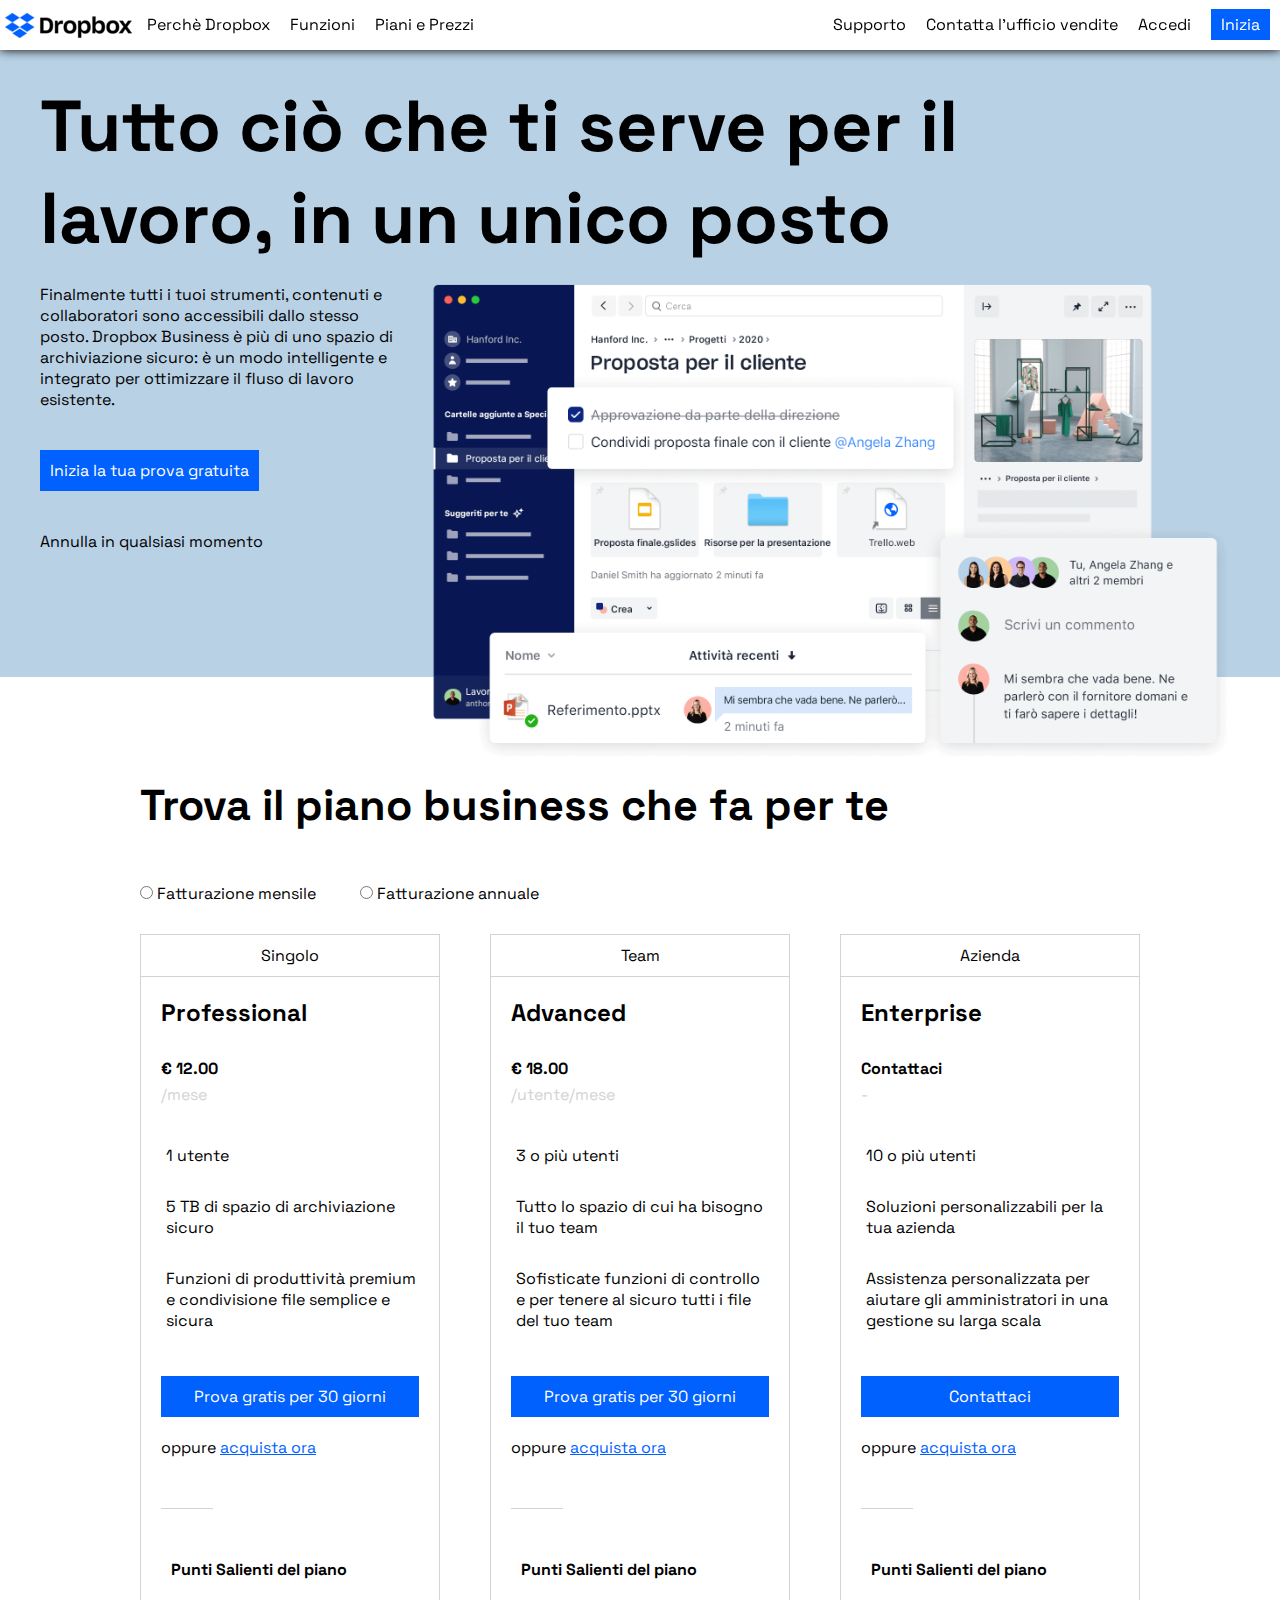
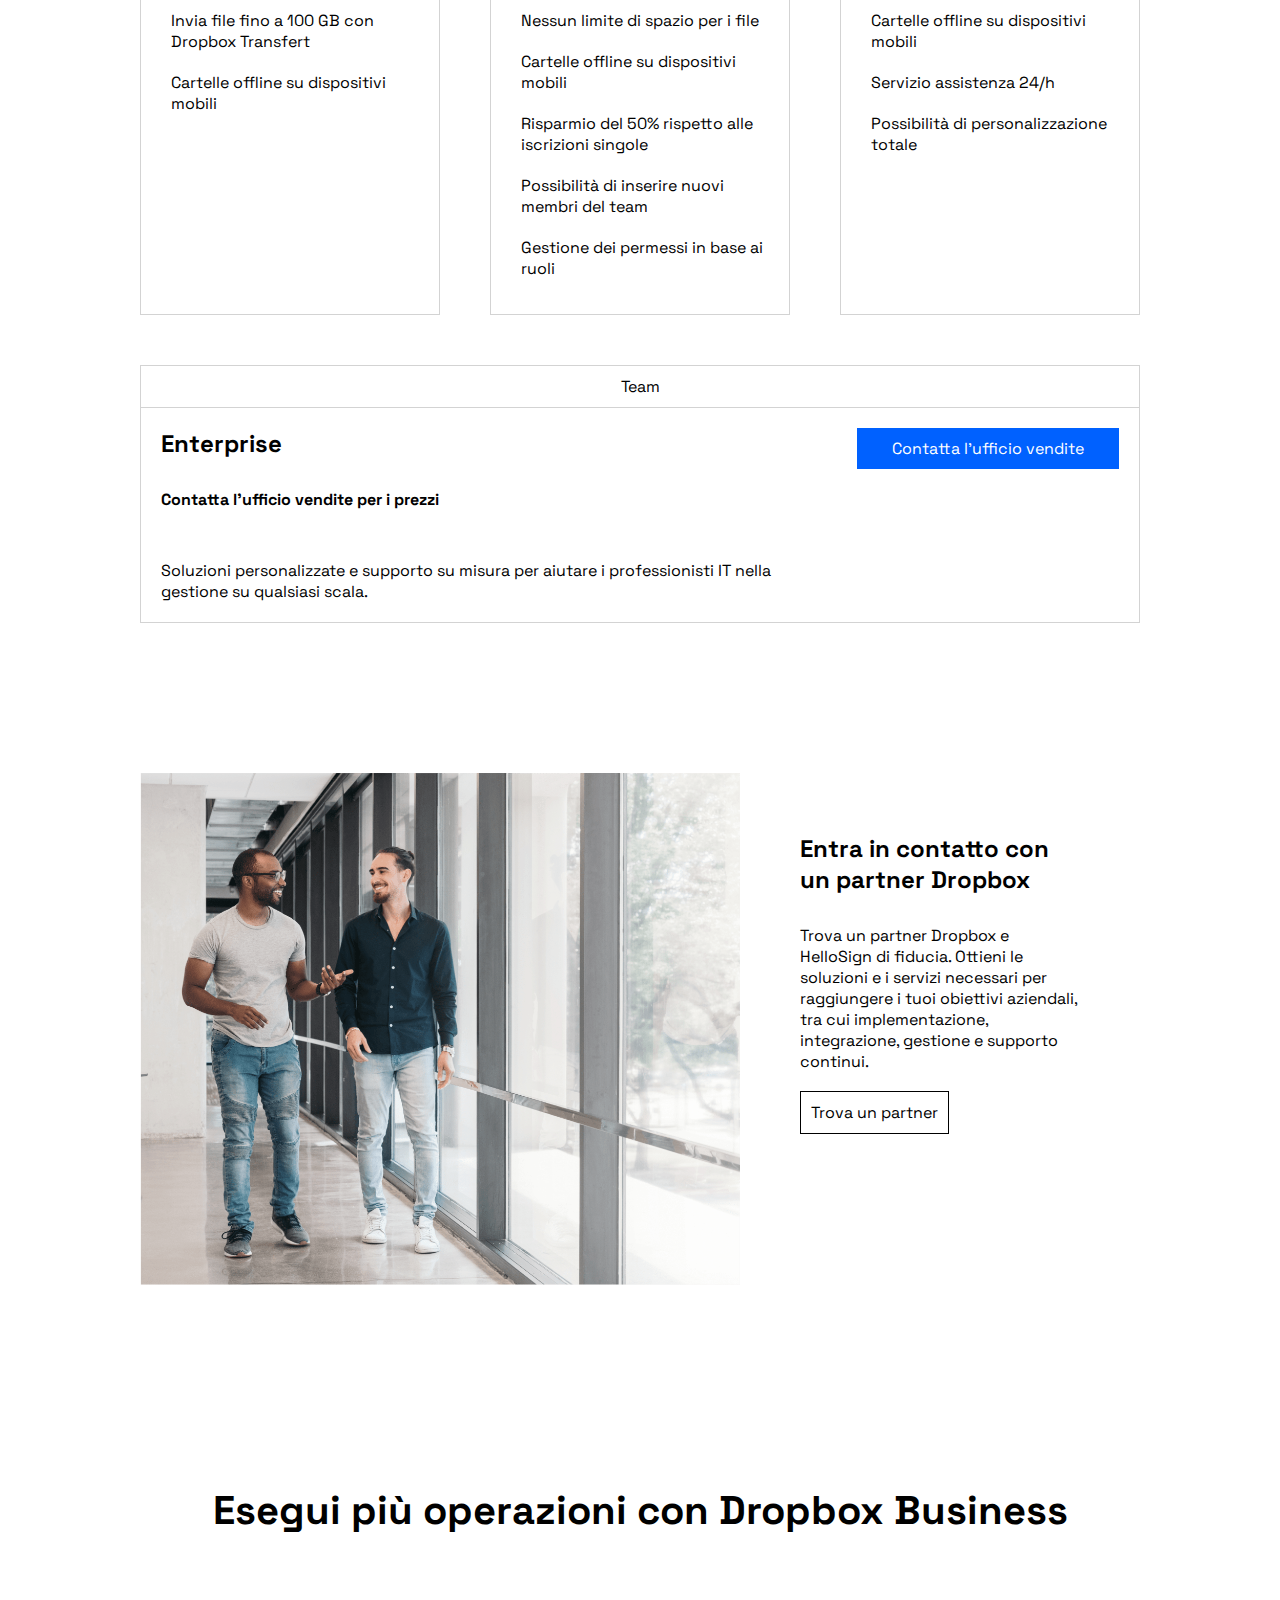
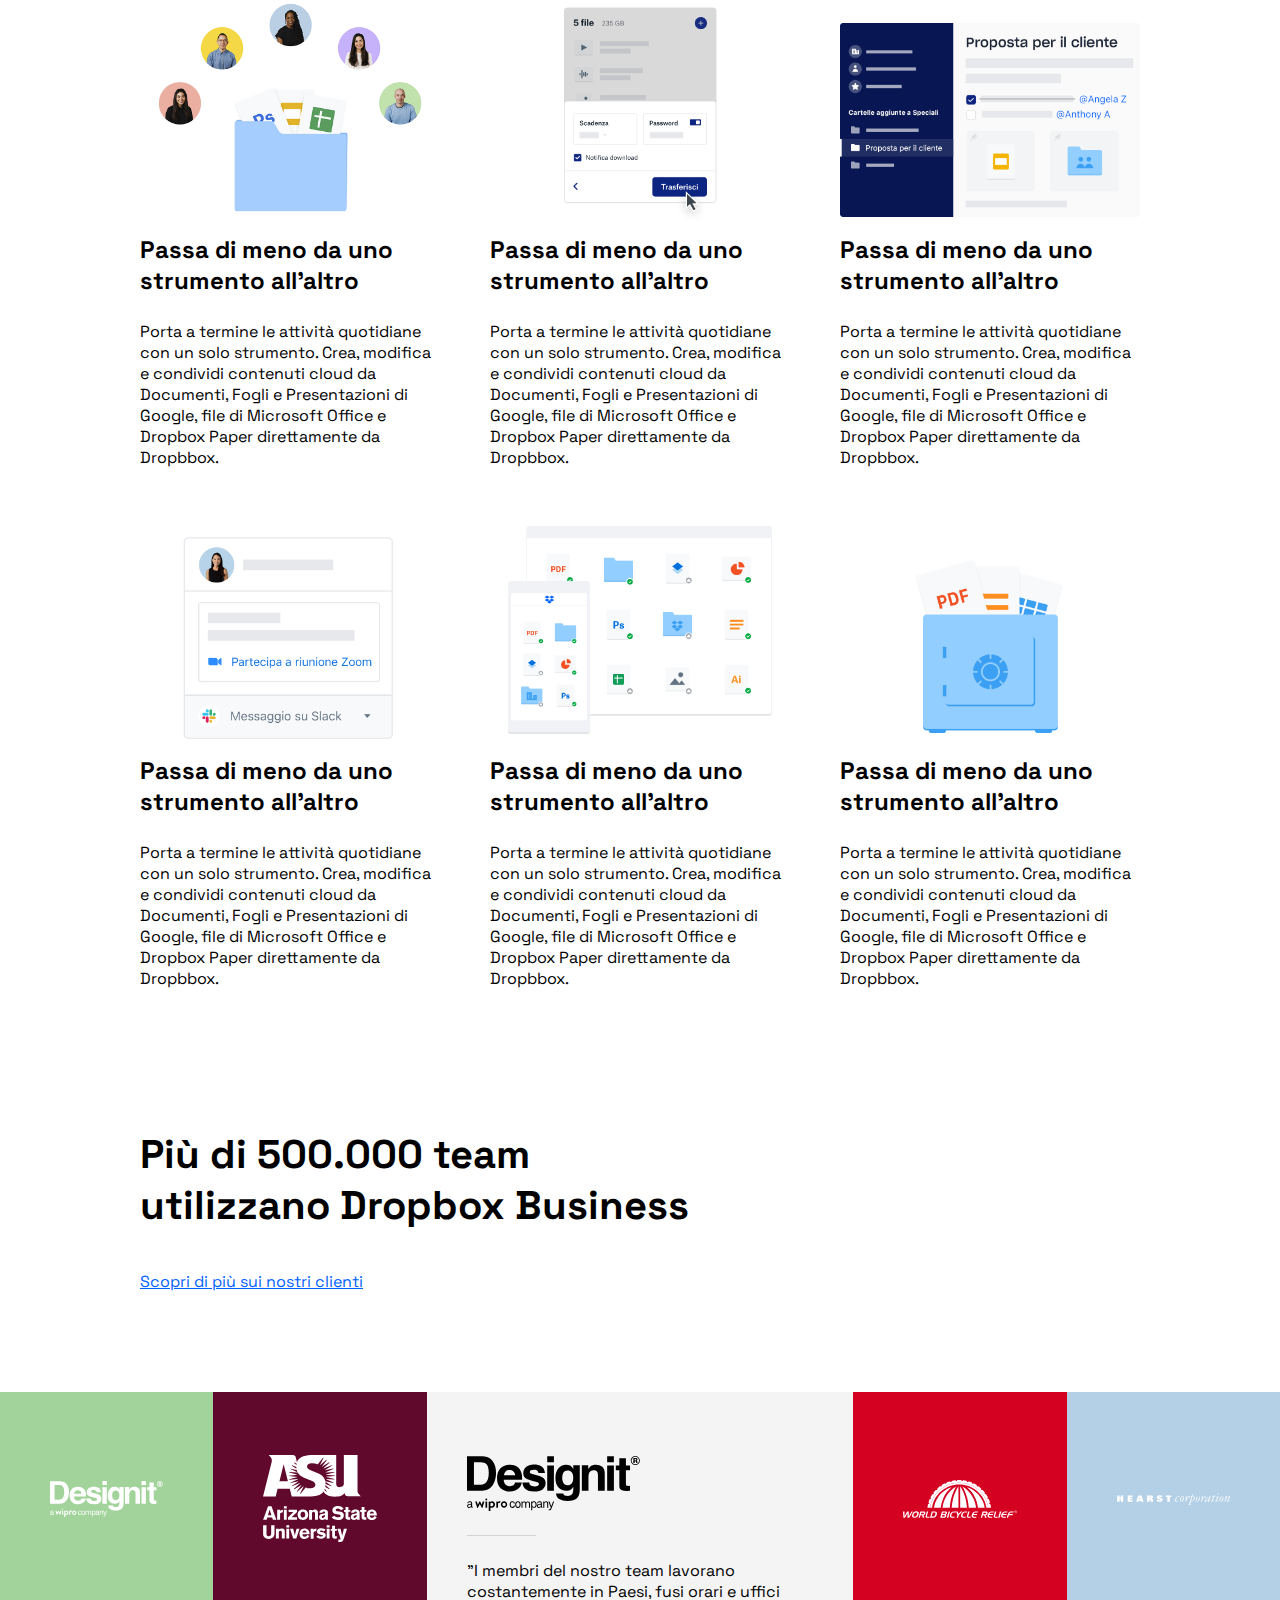
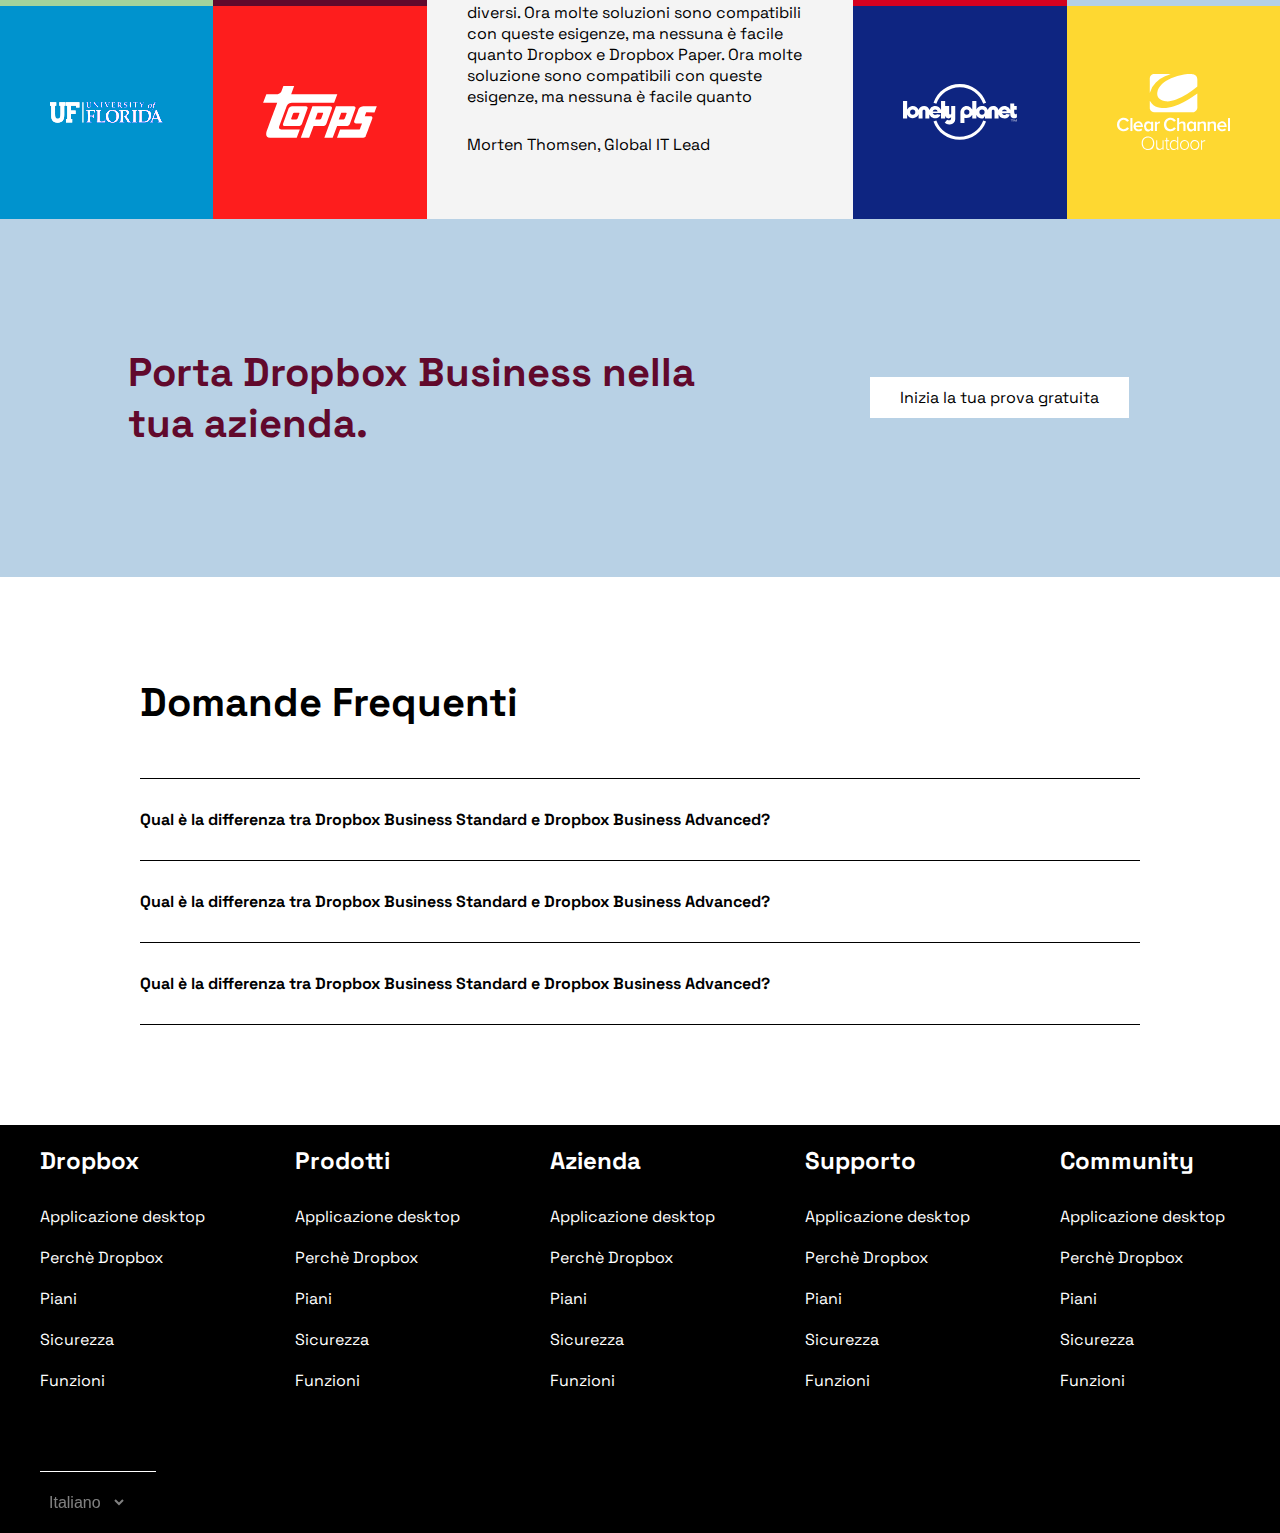
<file: index.html>
<!DOCTYPE html>
<html lang="en">

<head>
    <meta charset="UTF-8">
    <meta name="viewport" content="width=device-width, initial-scale=1.0">
    <link rel="preconnect" href="https://fonts.googleapis.com">
    <link rel="preconnect" href="https://fonts.gstatic.com" crossorigin>
    <link href="https://fonts.googleapis.com/css2?family=Space+Grotesk&display=swap" rel="stylesheet">
    <link rel="stylesheet" href="https://cdnjs.cloudflare.com/ajax/libs/font-awesome/6.4.2/css/all.min.css"
        integrity="sha512-z3gLpd7yknf1YoNbCzqRKc4qyor8gaKU1qmn+CShxbuBusANI9QpRohGBreCFkKxLhei6S9CQXFEbbKuqLg0DA=="
        crossorigin="anonymous" referrerpolicy="no-referrer" />
    <link rel="stylesheet" href="css/style.css">
    <title>Dropbox</title>
</head>

<body>
    <!-- header fixed -->
    <header>
        <nav class="flex j-between nav-list">
            <!-- left-side -->
            <div class="left-side-header flex align-center">
                <div>
                    <h1 class="flex content-center"><img id="logo" src="img/logo-small.png" alt="logo-dropbox"></h1>
                </div>
                <ul class="flex black-text align-center">
                    <li class="mouse-action menu">
                        <a href="">Perch&egrave; Dropbox</a>
                        <div class="submenu">
                            <ul class="submenu-list">
                                <li><a href="">Lorem ipsum dolor sit amet.</a></li>
                                <li><a href="">Lorem ipsum dolor sit amet.</a></li>
                                <li><a href="">Lorem ipsum dolor sit amet.</a></li>
                            </ul>
                        </div>
                    </li>
                    <li class="mouse-action menu">
                        <a href="">Funzioni</a>
                        <div class="submenu">
                            <ul class="submenu-list">
                                <li><a href="">Lorem ipsum dolor sit amet.</a></li>
                                <li><a href="">Lorem ipsum dolor sit amet.</a></li>
                                <li><a href="">Lorem ipsum dolor sit amet.</a></li>
                            </ul>
                        </div>
                    </li>
                    <li class="mouse-action menu">
                        <a href="">Piani e Prezzi</a>
                        <div class="submenu">
                            <ul class="submenu-list">
                                <li><a href="">Lorem ipsum dolor sit amet.</a></li>
                                <li><a href="">Lorem ipsum dolor sit amet.</a></li>
                                <li><a href="">Lorem ipsum dolor sit amet.</a></li>
                            </ul>
                        </div>
                    </li>
                </ul>
            </div>
            <!-- right-side -->
            <div class="right-side-header flex align-center">
                <ul class="flex black-text">
                    <li class="mouse-action"><a href="pages/help.html">Supporto</a></li>
                    <li class="mouse-action"><a href="">Contatta l'ufficio vendite</a></li>
                    <li class="mouse-action"><a href="">Accedi</a></li>
                    <li class="inizia-button"><a class="white-text" id="inizia" href="">Inizia</a></li>
                </ul>
            </div>
        </nav>

        <!-- hero -->
        <div class="hero">
            <div class="container hero-position">
                <h2 class="hero-title">Tutto ci&ograve; che ti serve per il lavoro, in un unico posto</h2>
                <div class="flex">
                    <div class="flex f-column text-box content-center">
                        <p>Finalmente tutti i tuoi strumenti, contenuti e collaboratori sono
                            accessibili dallo stesso posto.
                            Dropbox Business &egrave; pi&ugrave; di uno spazio di archiviazione sicuro: &egrave; un modo
                            intelligente e integrato per ottimizzare il fluso di lavoro esistente.
                        </p>
                        <div><a class="blue-button action white-text" role="button" href="">Inizia la tua prova gratuita</a></div>
                        <div>Annulla in qualsiasi momento</div>
                        <div><a class="arrow-down" href="#free-trial"><i class="fa-solid fa-arrow-down fa-2xl"></i></a></div>
                    </div>
                    <div class="hero-img-container flex f-column f-end">
                        <img class="img" src="img/jumbo.png" alt="">
                    </div>
                </div>
            </div>
        </div>
    </header>

    <!-- wrapper -->
    <div class="container-small">
        <main>
            <!-- monthly or yearly plan -->
            <div class="monthly-annual">
                <h2 class="business-text">Trova il piano business che fa per te</h2>
                <div class="payment-box">
                    <input type="radio" name="fatturazione" id="fatturazione-mensile" value="mensile">
                    <label class="payment-option" for="fatturazione-mensile">Fatturazione mensile</label>
                    <input type="radio" name="fatturazione" id="fatturazione-annuale" value="annuale">
                    <label class="payment-option" for="fatturazione-annuale">Fatturazione annuale</label>
                </div>
            </div>

            <!-- div.bussiness-options -->
            <div class="flex j-between">
                <div class="card">
                    <div class="option-header"><i class="fa-solid fa-user"></i> Singolo</div>
                    <div class="card-padding">
                        <div>
                            <h3 class="plan-type">Professional</h3>
                            <div class="price">&euro; 12.00</div>
                            <div class="light-grey">/mese</div>
                        </div>
                        <div class="plan-features">
                            <ul>
                                <li class="flex">
                                    <div class="icon"><i class="fa-solid fa-user"></i></div>
                                    <div>1 utente</div>
                                </li>
                                <li class="flex">
                                    <div class="icon"><i class="fa-solid fa-folder"></i></div>
                                    <div>5 TB di spazio di archiviazione sicuro</div>
                                </li>
                                <li class="flex">
                                    <div class="icon"><i class="fa-solid fa-share-nodes"></i></div>
                                    <div>Funzioni di produttivit&agrave; premium e condivisione file semplice e sicura
                                    </div>
                                </li>
                            </ul>
                        </div>
                        <div class="blue-button action"><a class="white-text" role="button" href="">Prova gratis
                                per 30 giorni</a></div>
                        <div class="buy-now">oppure <a class="buy-action" href="">acquista ora</a></div>
                        <div class="line"></div>
                        <div class="best-features">
                            <ul>
                                <li class="features-title">Punti Salienti del piano</li>
                                <li class="flex">
                                    <div><i class="fa-solid fa-check"></i></div>
                                    <div>Invia file fino a 100 GB con Dropbox Transfert</div>
                                </li>
                                <li class="flex">
                                    <div><i class="fa-solid fa-check"></i></div>
                                    <div>Cartelle offline su dispositivi mobili</div>
                                </li>
                            </ul>
                        </div>
                    </div>
                </div>
                <div class="card">
                    <div class="option-header"><i class="fa-solid fa-users"></i> Team</div>
                    <div class="card-padding">
                        <div>
                            <h3 class="plan-type">Advanced</h3>
                            <div class="price">&euro; 18.00</div>
                            <div class="light-grey">/utente/mese</div>
                        </div>
                        <div class="plan-features">
                            <ul>
                                <li class="flex">
                                    <div class="icon"><i class="fa-solid fa-users"></i></div>
                                    <div>3 o pi&ugrave; utenti</div>
                                </li>
                                <li class="flex">
                                    <div class="icon"><i class="fa-solid fa-folder"></i></div>
                                    <div>Tutto lo spazio di cui ha bisogno il tuo team</div>
                                </li>
                                <li class="flex">
                                    <div class="icon"><i class="fa-solid fa-share-nodes"></i></div>
                                    <div>Sofisticate funzioni di controllo e per tenere al sicuro tutti i file del tuo
                                        team</div>
                                </li>
                            </ul>
                        </div>
                        <div class="blue-button action"><a class="white-text" role="button" href="">Prova gratis
                                per 30 giorni</a></div>
                        <div class="buy-now">oppure <a class="buy-action" href="">acquista ora</a></div>
                        <div class="line"></div>
                        <div class="best-features">
                            <ul>
                                <li class="features-title">Punti Salienti del piano</li>
                                <li class="flex">
                                    <div><i class="fa-solid fa-check"></i></div>
                                    <div>Nessun limite di spazio per i file</div>
                                </li>
                                <li class="flex">
                                    <div><i class="fa-solid fa-check"></i></div>
                                    <div>Cartelle offline su dispositivi mobili</div>
                                </li>
                                <li class="flex">
                                    <div><i class="fa-solid fa-check"></i></div>
                                    <div>Risparmio del 50&percnt; rispetto alle iscrizioni singole</div>
                                </li>
                                <li class="flex">
                                    <div><i class="fa-solid fa-check"></i></div>
                                    <div>Possibilit&agrave; di inserire nuovi membri del team</div>
                                </li>
                                <li class="flex">
                                    <div><i class="fa-solid fa-check"></i></div>
                                    <div>Gestione dei permessi in base ai ruoli</div>
                                </li>
                            </ul>
                        </div>
                    </div>
                </div>
                <div class="card">
                    <div class="option-header"><i class="fa-solid fa-hotel"></i> Azienda</div>
                    <div class="card-padding">
                        <div>
                            <h3 class="plan-type">Enterprise</h3>
                            <div class="price">Contattaci</div>
                            <div class="light-grey">-</div>
                        </div>
                        <div class="plan-features">
                            <ul>
                                <li class="flex">
                                    <div class="icon"><i class="fa-solid fa-user"></i></div>
                                    <div>10 o pi&ugrave; utenti</div>
                                </li>
                                <li class="flex">
                                    <div class="icon"><i class="fa-solid fa-folder"></i></div>
                                    <div>Soluzioni personalizzabili per la tua azienda</div>
                                </li>
                                <li class="flex">
                                    <div class="icon"><i class="fa-solid fa-share-nodes"></i></div>
                                    <div>Assistenza personalizzata per aiutare gli amministratori in una gestione su
                                        larga scala</div>
                                </li>
                            </ul>
                        </div>
                        <div class="blue-button action"><a class="white-text" role="button" href="">Contattaci</a>
                            </div>
                        <div class="buy-now">oppure <a class="buy-action" href="">acquista ora</a></div>
                        <div class="line"></div>
                        <div class="best-features">
                            <ul>
                                <li class="features-title">Punti Salienti del piano</li>
                                <li class="flex">
                                    <div><i class="fa-solid fa-check"></i></div>
                                    <div>Cartelle offline su dispositivi mobili</div>
                                </li>
                                <li class="flex">
                                    <div><i class="fa-solid fa-check"></i></div>
                                    <div>Servizio assistenza 24/h</div>
                                </li>
                                <li class="flex">
                                    <div><i class="fa-solid fa-check"></i></div>
                                    <div>Possibilit&agrave; di personalizzazione totale</div>
                                </li>
                            </ul>
                        </div>
                    </div>
                </div>
            </div>
            <!-- enterprise box -->
            <div class="enterprise-box">
                <div class="enterprise"><i class="fa-solid fa-hotel"></i> Team</div>
                <div class="flex j-between padding">
                    <div class="setup">
                        <h3 class="plan-type">Enterprise</h3>
                        <div class="contact-office">Contatta l'ufficio vendite per i prezzi</div>
                        <p>Soluzioni personalizzate e supporto su misura per aiutare i professionisti IT nella gestione
                            su qualsiasi scala.</p>
                    </div>
                    <div class="setup-bis"><a class="blue-button contact white-text" role="button" href="">Contatta l'ufficio
                            vendite</a>
                    </div>
                </div>
            </div>

            <!-- become a partner -->
            <div class="dropbox-partner flex">
                <div class="img-container flex">
                    <img class="img" src="img/partner.png" alt="partner">
                </div>
                <div class="partner-text-box">
                    <h3 class="plan-type">Entra in contatto con un partner Dropbox</h3>
                    <p>Trova un partner Dropbox e HelloSign di fiducia. Ottieni le soluzioni e i servizi necessari per
                        raggiungere i tuoi obiettivi aziendali, tra cui implementazione, integrazione, gestione e
                        supporto continui.</p>
                    <div class="partner-button"><a class="partner-button-text" href="" role="button">Trova un
                            partner</a></div>
                </div>
            </div>

            <!-- section - title -->
            <h2 class="section-title">Esegui pi&ugrave; operazioni con Dropbox Business</h2>
            <!-- div.dropbox-business -->
            <div class="flex f-wrap section-container j-between">
                <!-- div.business-features FLEXED-->
                <section class="business-section">
                    <!-- options -->
                    <div class="business-advantages">
                        <figure class="figure-container flex">
                            <img class="img" src="img/business-feature-switching-tools.png" alt="switching-tools">
                        </figure>
                        <h4 class="section-h4">Passa di meno da uno strumento all'altro</h4>
                        <p>Porta a termine le attivit&agrave; quotidiane con un solo strumento. Crea, modifica e
                            condividi contenuti cloud da Documenti, Fogli e Presentazioni di Google, file di Microsoft
                            Office e Dropbox Paper direttamente da Dropbbox.</p>
                    </div>
                </section>
                <section class="business-section">
                    <!-- options -->
                    <div class="business-advantages">
                        <figure class="figure-container flex">
                            <img class="img" src="img/business-feature-send-files-it.png" alt="switching-tools">
                        </figure>
                        <h4 class="section-h4">Passa di meno da uno strumento all'altro</h4>
                        <p>Porta a termine le attivit&agrave; quotidiane con un solo strumento. Crea, modifica e
                            condividi contenuti cloud da Documenti, Fogli e Presentazioni di Google, file di Microsoft
                            Office e Dropbox Paper direttamente da Dropbbox.</p>
                    </div>
                </section>
                <section class="business-section">
                    <!-- options -->
                    <div class="business-advantages">
                        <figure class="figure-container flex">
                            <img class="img" src="img/business-feature-coordinate-it.png" alt="switching-tools">
                        </figure>
                        <h4 class="section-h4">Passa di meno da uno strumento all'altro</h4>
                        <p>Porta a termine le attivit&agrave; quotidiane con un solo strumento. Crea, modifica e
                            condividi contenuti cloud da Documenti, Fogli e Presentazioni di Google, file di Microsoft
                            Office e Dropbox Paper direttamente da Dropbbox.</p>
                    </div>
                </section>
                <section class="business-section">
                    <!-- options -->
                    <div class="business-advantages">
                        <figure class="figure-container flex">
                            <img class="img" src="img/business-feature-integrations-it.png" alt="switching-tools">
                        </figure>
                        <h4 class="section-h4">Passa di meno da uno strumento all'altro</h4>
                        <p>Porta a termine le attivit&agrave; quotidiane con un solo strumento. Crea, modifica e
                            condividi contenuti cloud da Documenti, Fogli e Presentazioni di Google, file di Microsoft
                            Office e Dropbox Paper direttamente da Dropbbox.</p>
                    </div>
                </section>
                <section class="business-section">
                    <!-- options -->
                    <div class="business-advantages">
                        <figure class="figure-container flex">
                            <img class="img" src="img/business-feature-multi-device.png" alt="switching-tools">
                        </figure>
                        <h4 class="section-h4">Passa di meno da uno strumento all'altro</h4>
                        <p>Porta a termine le attivit&agrave; quotidiane con un solo strumento. Crea, modifica e
                            condividi contenuti cloud da Documenti, Fogli e Presentazioni di Google, file di Microsoft
                            Office e Dropbox Paper direttamente da Dropbbox.</p>
                    </div>
                </section>
                <section class="business-section">
                    <!-- options -->
                    <div class="business-advantages">
                        <figure class="figure-container flex">
                            <img class="img" src="img/business-feature-security.png" alt="switching-tools">
                        </figure>
                        <h4 class="section-h4">Passa di meno da uno strumento all'altro</h4>
                        <p>Porta a termine le attivit&agrave; quotidiane con un solo strumento. Crea, modifica e
                            condividi contenuti cloud da Documenti, Fogli e Presentazioni di Google, file di Microsoft
                            Office e Dropbox Paper direttamente da Dropbbox.</p>
                    </div>
                </section>

                <!-- learn more -->
                <div class="learn-more">
                    <h2 class="learn-more-h2">Pi&ugrave; di 500.000 team utilizzano Dropbox Business</h2>
                    <div><a class="learn-more-button" href="">Scopri di pi&ugrave; sui nostri clienti</a></div>
                </div>
            </div>
        </main>
    </div>

    <!-- affiliate-brands -->
    <aside class="affiliate-names flex f-wrap">
        <!-- right-box -->
        <div class="right-box flex f-wrap">
            <div class="box-setup">
                <div class="logo-box-hover box-color-one">
                    <div class="box-color-one logo-box flex j-center align-center box-hover">
                        <img class="logo-img" src="img/designit.svg" alt="designit-logo">
                    </div>
                </div>
            </div>
            <div class="box-setup">
                <div class="logo-box-hover box-color-two">
                    <div class="logo-box box-color-two flex j-center align-center box-hover">
                        <img class="logo-img" src="img/arizona_state_university.svg" alt="arizona-logo">
                    </div>
                    <!-- <img class="logo-img" src="img/designit.svg" alt="designit-logo"> -->
                </div>
            </div>
            <div class="box-setup">
                <div class="logo-box-hover box-color-three">
                    <div class="logo-box box-color-three flex j-center align-center box-hover">
                        <img class="logo-img" src="img/university_of_florida.svg" alt="florida-logo">
                    </div>
                    <!-- <img class="logo-img" src="img/designit.svg" alt="designit-logo"> -->
                </div>
            </div>
            <div class="box-setup">
                <div class="logo-box-hover box-color-four">
                    <div class="logo-box box-color-four flex j-center align-center box-hover">
                        <img class="logo-img" src="img/topps.svg" alt="topps-logo">
                    </div>
                    <!-- <img class="logo-img" src="img/designit.svg" alt="designit-logo"> -->
                </div>
            </div>
        </div>

        <!-- center-box -->
        <div class="center-box flex">
            <div class="box-setup-five">
                <div class="logo-box-hover box-color-five">
                    <div class="logo-box-five box-color-five flex f-column box-hover">
                        <img class="logo-img-five" src="img/designit.svg" alt="designit-logo">
                        <div class="line-five"></div>
                        <p class="scroll-y">"I membri del nostro team lavorano costantemente in Paesi, fusi orari e uffici diversi. Ora
                            molte soluzioni sono compatibili con queste esigenze, ma nessuna &egrave; facile quanto
                            Dropbox e Dropbox Paper. Ora molte soluzione sono compatibili con queste esigenze, ma
                            nessuna &egrave; facile quanto Dropbox Paper".</p>
                        <div>Morten Thomsen, Global IT Lead</div>
                    </div>
                </div>
            </div>
        </div>

        <!-- left-box -->
        <div class="left-box flex f-wrap">
            <div class="box-setup">
                <div class="logo-box-hover box-color-six">
                    <div class="logo-box box-color-six flex j-center align-center box-hover">
                        <img class="logo-img" src="img/world_bicycle_relief.svg" alt="world-bicycle-logo">
                    </div>
                    <!-- <img class="logo-img" src="img/designit.svg" alt="designit-logo"> -->
                </div>
            </div>
            <div class="box-setup">
                <div class="logo-box-hover box-color-seven">
                    <div class="logo-box box-color-seven flex j-center align-center box-hover">
                        <img class="logo-img" src="img/hearst_corp.svg" alt="hearts-logo">
                    </div>
                    <!-- <img class="logo-img" src="img/designit.svg" alt="designit-logo"> -->
                </div>
            </div>
            <div class="box-setup">
                <div class="logo-box-hover box-color-eight">
                    <div class="logo-box box-color-eight flex j-center align-center box-hover">
                        <img class="logo-img" src="img/lonely_planet.svg" alt="lonely-planet-logo">
                    </div>
                    <!-- <img class="logo-img" src="img/designit.svg" alt="designit-logo"> -->
                </div>
            </div>
            <div class="box-setup">
                <div class="logo-box-hover box-color-nine">
                    <div class="logo-box box-color-nine flex j-center align-center box-hover">
                        <img class="logo-img" src="img/clear_channel.svg" alt="clear-channel-logo">
                    </div>
                    <!-- <img class="logo-img" src="img/designit.svg" alt="designit-logo"> -->
                </div>
            </div>
        </div>
    </aside>

    <!-- free trial -->
    <div class="trial" id="free-trial">
        <section class="free-trial-section flex j-between align-center content-center">
            <div class="left-box-trial">
                <h2 class="trial-h2">Porta Dropbox Business nella tua azienda.</h2>
            </div>
            <div class="right-box-trial">
                <a class="button-text" href="">Inizia la tua prova gratuita</a>
            </div>
        </section>
    </div>

    <!-- faq -->
    <div class="faq container-small">
        <section class="faq-setup">
            <h2 class="faq-h2">Domande Frequenti</h2>
            <details class="border">
                <summary class="faq-question flex j-between align-center">
                    <span class="faq-list">Qual &egrave; la differenza tra Dropbox Business Standard e Dropbox Business Advanced?</span>
                    <span><i class="fa-solid fa-chevron-down"></i></span>
                </summary>
                <p>Lorem ipsum dolor sit amet consectetur adipisicing elit. Molestiae sint provident est quaerat quas eos neque fuga vitae voluptates magni.</p>
            </details>
            <details class="border">
                <summary class="faq-question flex j-between align-center">
                    <span class="faq-list">Qual &egrave; la differenza tra Dropbox Business Standard e Dropbox Business Advanced?</span>
                    <span><i class="fa-solid fa-chevron-down"></i></span>
                </summary>
                <p>Lorem ipsum dolor sit amet consectetur adipisicing elit. Molestiae sint provident est quaerat quas eos neque fuga vitae voluptates magni.</p>
            </details>
            <details class="border">
                <summary class="faq-question flex j-between align-center">
                    <span class="faq-list">Qual &egrave; la differenza tra Dropbox Business Standard e Dropbox Business Advanced?</span>
                    <span><i class="fa-solid fa-chevron-down"></i></span>
                </summary>
                <p>Lorem ipsum dolor sit amet consectetur adipisicing elit. Molestiae sint provident est quaerat quas eos neque fuga vitae voluptates magni.</p>
            </details>
        </section>
    </div>

    <!-- footer -->
    <footer>
        <div class="container flex j-between">
            <ul class="footer-list">
                <li>
                    <h2 class="list-title">Dropbox</h2>
                </li>
                <li><a href="">Applicazione desktop</a></li>
                <li><a href="">Perch&egrave; Dropbox</a></li>
                <li><a href="">Piani</a></li>
                <li><a href="">Sicurezza</a></li>
                <li><a href="">Funzioni</a></li>
            </ul>
            <ul class="footer-list">
                <li>
                    <h2 class="list-title">Prodotti</h2>
                </li>
                <li><a href="">Applicazione desktop</a></li>
                <li><a href="">Perch&egrave; Dropbox</a></li>
                <li><a href="">Piani</a></li>
                <li><a href="">Sicurezza</a></li>
                <li><a href="">Funzioni</a></li>
            </ul>
            <ul class="footer-list">
                <li>
                    <h2 class="list-title">Azienda</h2>
                </li>
                <li><a href="">Applicazione desktop</a></li>
                <li><a href="">Perch&egrave; Dropbox</a></li>
                <li><a href="">Piani</a></li>
                <li><a href="">Sicurezza</a></li>
                <li><a href="">Funzioni</a></li>
            </ul>
            <ul class="footer-list">
                <li>
                    <h2 class="list-title">Supporto</h2>
                </li>
                <li><a href="">Applicazione desktop</a></li>
                <li><a href="">Perch&egrave; Dropbox</a></li>
                <li><a href="">Piani</a></li>
                <li><a href="">Sicurezza</a></li>
                <li><a href="">Funzioni</a></li>
            </ul>
            <ul class="footer-list">
                <li>
                    <h2 class="list-title">Community</h2>
                </li>
                <li><a href="">Applicazione desktop</a></li>
                <li><a href="">Perch&egrave; Dropbox</a></li>
                <li><a href="">Piani</a></li>
                <li><a href="">Sicurezza</a></li>
                <li><a href="">Funzioni</a></li>
            </ul>
        </div>
        <div class="bottom-footer container">
            <div class="line-footer"></div>
            <div>
                <i class="fa-solid fa-earth-europe"></i>
                <select name="languages" id="lang">
                    <option value="italian">Italiano</option>
                    <option value="german">Deutsch</option>
                    <option value="spanish">Espa&ntilde;ol</option>
                    <option value="french">Fran&ccedil;ais</option>
                </select>
            </div>
        </div>

    </footer>
</body>

</html>
</file>
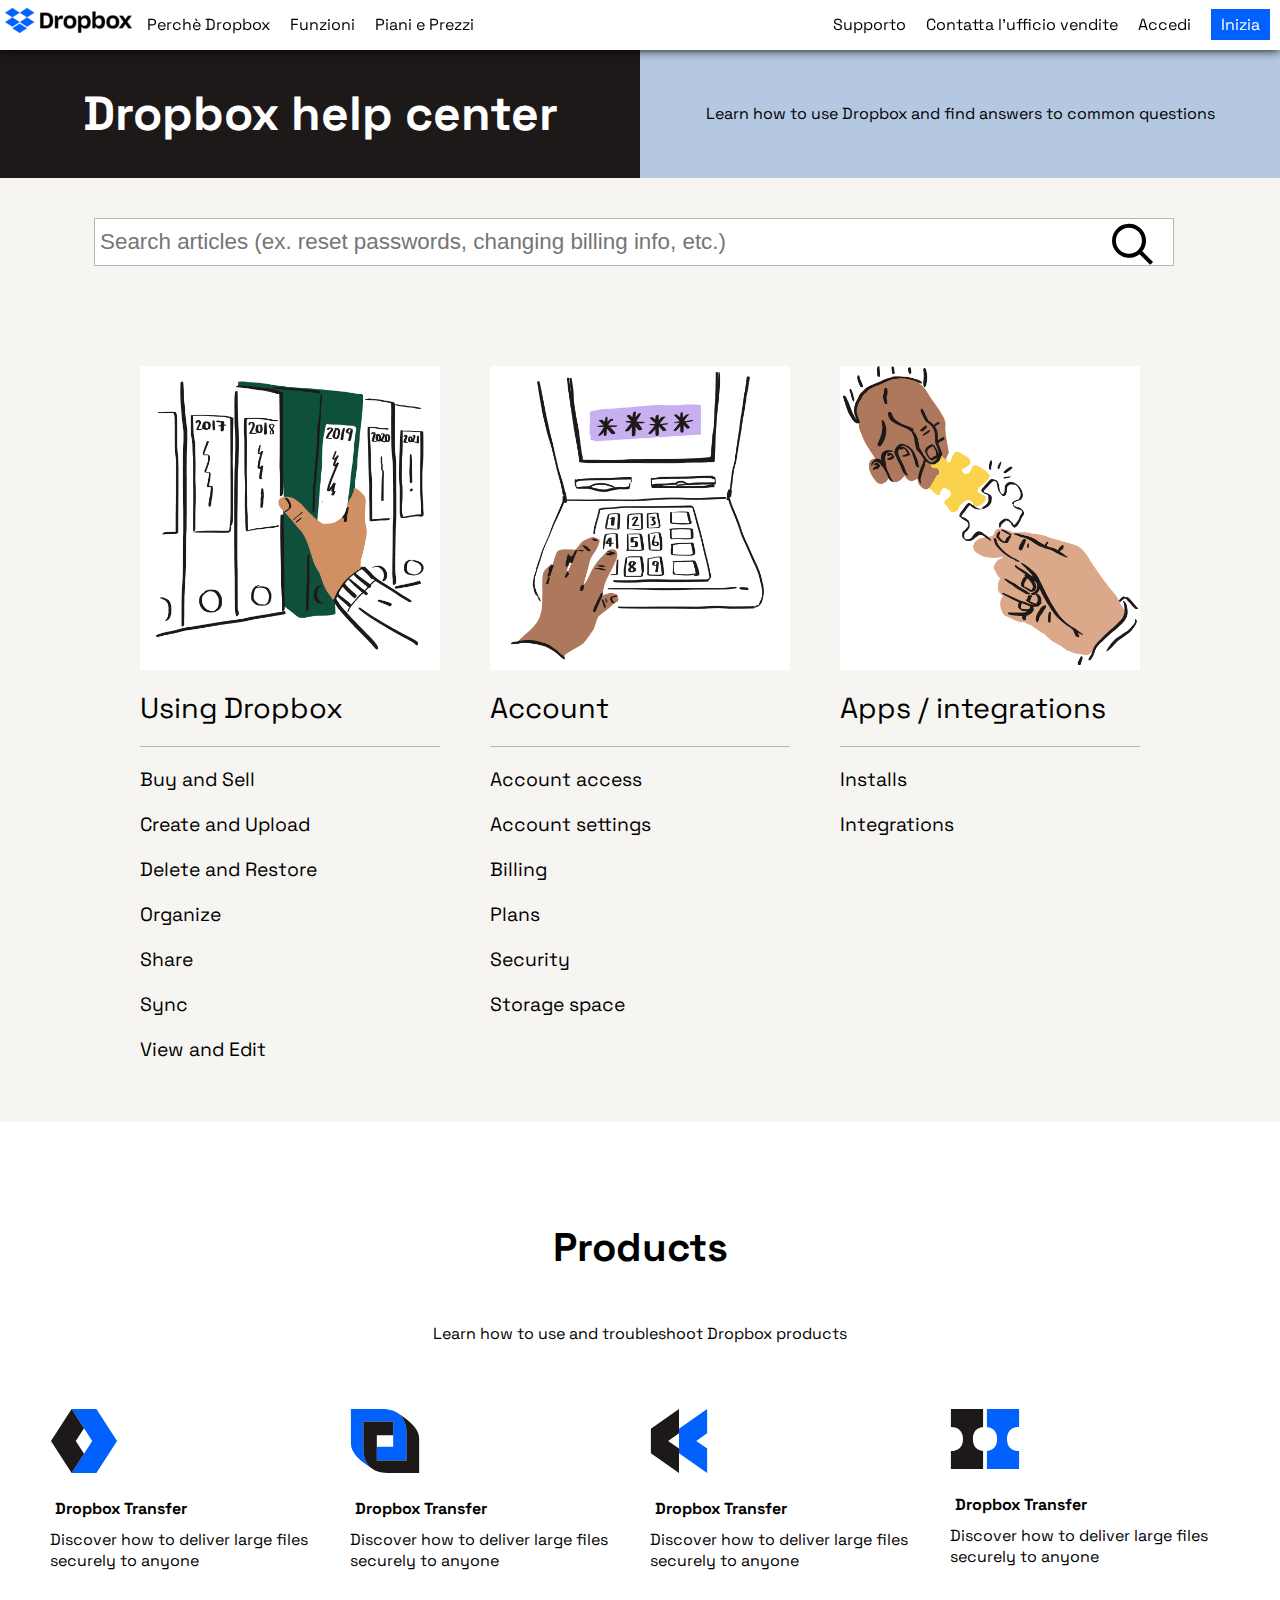
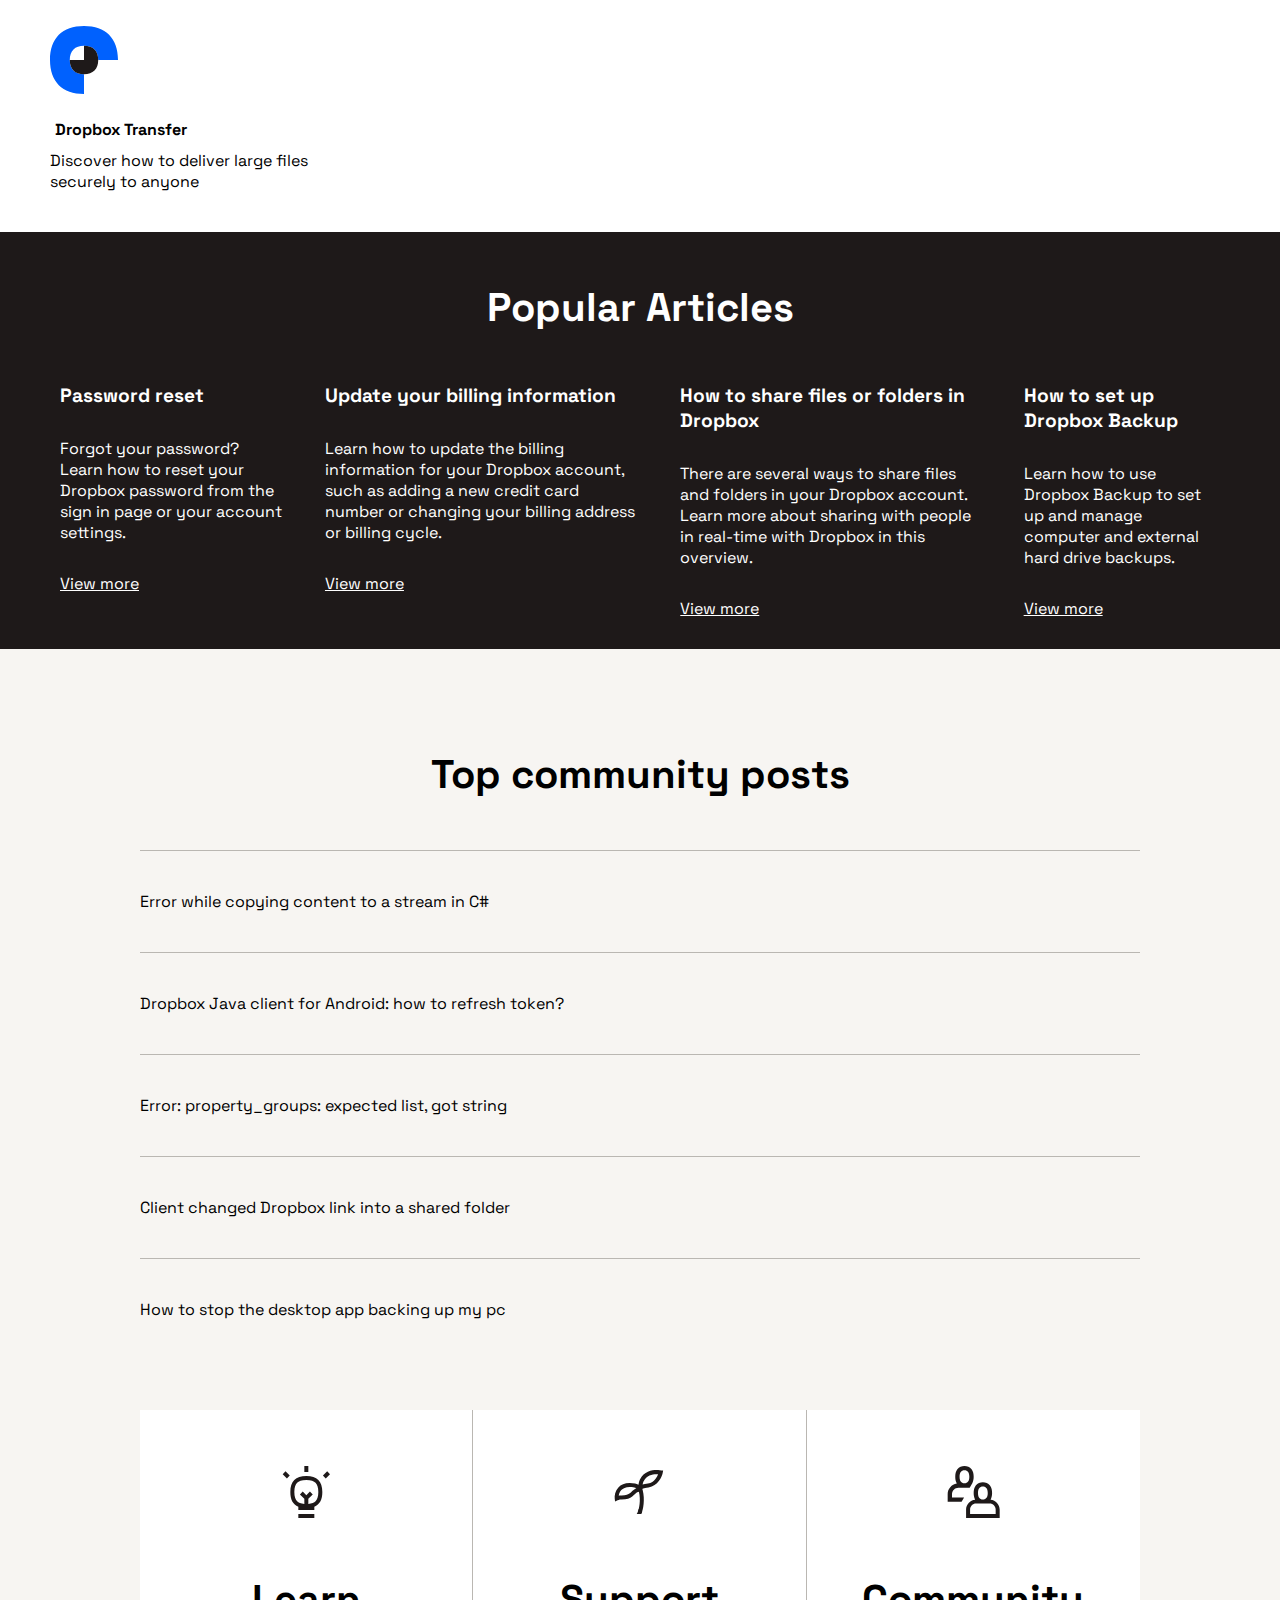
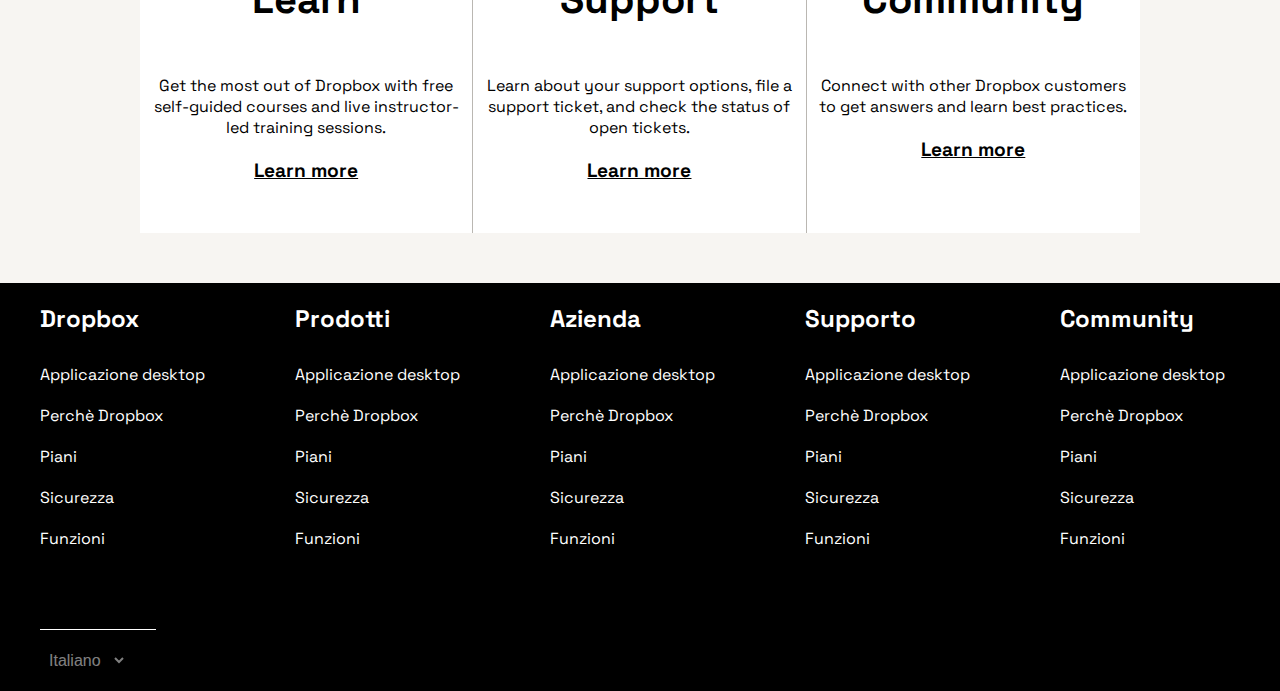
<file: pages/help.html>
<!DOCTYPE html>
<html lang="en">

<head>
    <meta charset="UTF-8">
    <meta name="viewport" content="width=device-width, initial-scale=1.0">
    <link rel="preconnect" href="https://fonts.googleapis.com">
    <link rel="preconnect" href="https://fonts.gstatic.com" crossorigin>
    <link href="https://fonts.googleapis.com/css2?family=Space+Grotesk&display=swap" rel="stylesheet">
    <link rel="stylesheet" href="https://cdnjs.cloudflare.com/ajax/libs/font-awesome/6.4.2/css/all.min.css"
        integrity="sha512-z3gLpd7yknf1YoNbCzqRKc4qyor8gaKU1qmn+CShxbuBusANI9QpRohGBreCFkKxLhei6S9CQXFEbbKuqLg0DA=="
        crossorigin="anonymous" referrerpolicy="no-referrer" />
    
    <link rel="stylesheet" href="../css/style.css">
    <title>Dropbox</title>
</head>

<body>
    <!-- header fixed -->
    <header>
        <nav class="flex j-between nav-list">
            <!-- left-side -->
            <div class="left-side-header flex align-center">
                <div>
                    <h1 class="flex content-center"><a href="../index.html"><img id="logo" src="../img/logo-small.png" alt="logo-dropbox"></a></h1>
                </div>
                <ul class="flex black-text align-center">
                    <li class="mouse-action menu">
                        <a href="../index.html">Perch&egrave; Dropbox</a>
                        <div class="submenu">
                            <ul class="submenu-list">
                                <li><a href="">Lorem ipsum dolor sit amet.</a></li>
                                <li><a href="">Lorem ipsum dolor sit amet.</a></li>
                                <li><a href="">Lorem ipsum dolor sit amet.</a></li>
                            </ul>
                        </div>
                    </li>
                    <li class="mouse-action menu">
                        <a href="">Funzioni</a>
                        <div class="submenu">
                            <ul class="submenu-list">
                                <li><a href="">Lorem ipsum dolor sit amet.</a></li>
                                <li><a href="">Lorem ipsum dolor sit amet.</a></li>
                                <li><a href="">Lorem ipsum dolor sit amet.</a></li>
                            </ul>
                        </div>
                    </li>
                    <li class="mouse-action menu">
                        <a href="">Piani e Prezzi</a>
                        <div class="submenu">
                            <ul class="submenu-list">
                                <li><a href="">Lorem ipsum dolor sit amet.</a></li>
                                <li><a href="">Lorem ipsum dolor sit amet.</a></li>
                                <li><a href="">Lorem ipsum dolor sit amet.</a></li>
                            </ul>
                        </div>
                    </li>
                </ul>
            </div>
            <!-- right-side -->
            <div class="right-side-header flex align-center">
                <ul class="flex black-text">
                    <li class="mouse-action"><a href="">Supporto</a></li>
                    <li class="mouse-action"><a href="">Contatta l'ufficio vendite</a></li>
                    <li class="mouse-action"><a href="">Accedi</a></li>
                    <li class="inizia-button"><a class="white-text" id="inizia" href="">Inizia</a></li>
                </ul>
            </div>
        </nav>
    </header>

    <main class="no-margin">
        <!-- hero -->
            <div class="help-hero flex f-wrap">
                <div class="hero-box help-center1">
                    <h1>Dropbox help center</h1>
                </div>
                <div class="hero-box help-center2">
                    <p>Learn how to use Dropbox and find answers to common questions</p>
                </div>
            </div>

        <!-- search bar 1200px -->
        <div class="beige">
            <div class="container bar flex">
                <div class="search-bar-space">
                    <input class="search-bar" type="search" placeholder="Search articles (ex. reset passwords, changing billing info, etc.)">
                </div>
                <div class="search-icon-svg flex">
                    <img class="search-icon j-center" src="../img/search.svg" alt="search-icon">
                </div>
            </div>

                    <!-- help-menu -->
            <div class="container-small">
                <section class="help-menu flex j-between">
                    <div class="help-card">
                        <div class="help-card-img-container">
                            <img class="help-card-img" src="../img/files-old-.png" alt="old-files">
                        </div>
                        <div>
                            <ul class="help-card-list">
                                <li id="help-list-title">Using Dropbox</li>
                                <li><a href="">Buy and Sell</a></li>
                                <li><a href="">Create and Upload</a></li>
                                <li><a href="">Delete and Restore</a></li>
                                <li><a href="">Organize</a></li>
                                <li><a href="">Share</a></li>
                                <li><a href="">Sync</a></li>
                                <li><a href="">View and Edit</a></li>
                            </ul>
                        </div>
                    </div>
                    <div class="help-card">
                        <div class="help-card-img-container">
                            <img class="help-card-img" src="../img/password-pin.png" alt="old-files">
                        </div>
                        <div>
                            <ul class="help-card-list">
                                <li id="help-list-title">Account</li>
                                <li><a href="">Account access</a></li>
                                <li><a href="">Account settings</a></li>
                                <li><a href="">Billing</a></li>
                                <li><a href="">Plans</a></li>
                                <li><a href="">Security</a></li>
                                <li><a href="">Storage space</a></li>
                            </ul>
                        </div>
                    </div>
                    <div class="help-card">
                        <div class="help-card-img-container">
                            <img class="help-card-img" src="../img/puzzle-connection.png" alt="old-files">
                        </div>
                        <div>
                            <ul class="help-card-list">
                                <li id="help-list-title">Apps / integrations</li>
                                <li><a href="">Installs</a></li>
                                <li><a href="">Integrations</a></li>
                            </ul>
                        </div>
                    </div>
                </section>
            </div>
        </div>

        <!-- products -->
        <div class="container">
            <div class="product-title">
                <h2 class="section-title">Products</h2>
                <p>Learn how to use and troubleshoot Dropbox products</p>
            </div>
            <div class="products-container flex f-wrap">
                <div class="product-card">
                    <div class="product-svg">
                        <img src="../img/transfer.svg" alt="transfer-icon">
                    </div>
                    <div>
                        <h4><a href="">Dropbox Transfer</a></h4>
                        <p>Discover how to deliver large files securely to anyone</p>
                    </div>
                </div>
                <div class="product-card">
                    <div class="product-svg">
                        <img src="../img/capture.svg" alt="transfer-icon">
                    </div>
                    <div>
                        <h4><a href="">Dropbox Transfer</a></h4>
                        <p>Discover how to deliver large files securely to anyone</p>
                    </div>
                </div>
                <div class="product-card">
                    <div class="product-svg">
                        <img src="../img/replay.svg" alt="transfer-icon">
                    </div>
                    <div>
                        <h4><a href="">Dropbox Transfer</a></h4>
                        <p>Discover how to deliver large files securely to anyone</p>
                    </div>
                </div>
                <div class="product-card">
                    <div class="product-svg">
                        <img src="../img/passwords.svg" alt="transfer-icon">
                    </div>
                    <div>
                        <h4><a href="">Dropbox Transfer</a></h4>
                        <p>Discover how to deliver large files securely to anyone</p>
                    </div>
                </div>
                <div class="product-card">
                    <div class="product-svg">
                        <img src="../img/backup.svg" alt="transfer-icon">
                    </div>
                    <div>
                        <h4><a href="">Dropbox Transfer</a></h4>
                        <p>Discover how to deliver large files securely to anyone</p>
                    </div>
                </div>
            </div>
        </div>

        <!-- Popular articles -->
        <section class="popular-articles">
            <div class="container">
                <h2 class="section-title">Popular Articles</h2>
                <div class="flex j-between">
                    <div class="top-articles">
                        <h5>Password reset</h5>
                        <p>Forgot your password? Learn how to reset your Dropbox password from the sign in page or your account settings.</p>
                        <p><a class="view-more" href="">View more</a></p>
                    </div>
                    <div class="top-articles">
                        <h5>Update your billing information</h5>
                        <p>Learn how to update the billing information for your Dropbox account, such as adding a new credit card number or changing your billing address or billing cycle.</p>
                        <p><a class="view-more" href="">View more</a></p>
                    </div>
                    <div class="top-articles">
                        <h5>How to share files or folders in Dropbox</h5>
                        <p>There are several ways to share files and folders in your Dropbox account. Learn more about sharing with people in real-time with Dropbox in this overview.</p>
                        <p><a class="view-more" href="">View more</a></p>
                    </div>
                    <div class="top-articles">
                        <h5>How to set up Dropbox Backup</h5>
                        <p>Learn how to use Dropbox Backup to set up and manage computer and external hard drive backups.</p>
                        <p><a class="view-more" href="">View more</a></p>
                    </div>
                </div>
            </div>
        </section>

        <!-- top community posts -->
        <section class="beige community">
            <div class="container-small">
                <h2 class="section-title">Top community posts</h2>
                <details class="top-posts">
                    <summary>Error while copying content to a stream in C#</summary>
                    <p>updated by: Rephoto 5 days ago</p>
                </details>
                <details class="top-posts">
                    <summary>Dropbox Java client for Android: how to refresh token?</summary>
                    <p>updated by: baltasarq 11 days ago</p>
                </details>
                <details class="top-posts">
                    <summary>Error: property_groups: expected list, got string</summary>
                    <p>updated by: toki4004 5 days ago</p>
                </details>
                <details class="top-posts">
                    <summary>Client changed Dropbox link into a shared folder</summary>
                    <p>updated by: Ronb988 11 days ago</p>
                </details>
                <details class="top-posts">
                    <summary>How to stop the desktop app backing up my pc</summary>
                    <p>updated by: Regc 12 days ago</p>
                </details>
            </div>
        </section>

        <!-- learn more -->
        <section class="beige section-learn">
            <div class="container-small flex">
                <div class="learn-more-section">
                    <div class="learn-more-img-container flex j-center align-center">
                        <img class="lear-more-img" src="../img/Lightbulb.svg" alt="lightbulb">
                    </div>
                    <div class="paragraph">
                        <h2 class="section-title">Learn</h2>
                        <p>Get the most out of Dropbox with free self-guided courses and live instructor-led training sessions.</p>
                        <p class="learn-more-p"><a class="learn-more-a" href="">Learn more</a></p>
                    </div>
                </div>
                <div class="learn-more-section">
                    <div class="learn-more-img-container flex j-center align-center">
                        <img class="lear-more-img" src="../img/Sprout.svg" alt="lightbulb">
                    </div>
                    <div class="paragraph">
                        <h2 class="section-title">Support</h2>
                        <p>Learn about your support options, file a support ticket, and check the status of open tickets.</p>
                        <p class="learn-more-p"><a class="learn-more-a" href="">Learn more</a></p>
                    </div>
                </div>
                <div class="learn-more-section no-border">
                    <div class="learn-more-img-container flex j-center align-center">
                        <img class="lear-more-img" src="../img/PersonMultiple.svg" alt="lightbulb">
                    </div>
                    <div class="paragraph">
                        <h2 class="section-title">Community</h2>
                        <p>Connect with other Dropbox customers to get answers and learn best practices.</p>
                        <p class="learn-more-p"><a class="learn-more-a" href="">Learn more</a></p>
                    </div>
                </div>
            </div>
        </section>
    </main>
    <!-- footer -->
    <footer>
        <div class="container flex j-between">
            <ul class="footer-list">
                <li>
                    <h2 class="list-title">Dropbox</h2>
                </li>
                <li><a href="">Applicazione desktop</a></li>
                <li><a href="">Perch&egrave; Dropbox</a></li>
                <li><a href="">Piani</a></li>
                <li><a href="">Sicurezza</a></li>
                <li><a href="">Funzioni</a></li>
            </ul>
            <ul class="footer-list">
                <li>
                    <h2 class="list-title">Prodotti</h2>
                </li>
                <li><a href="">Applicazione desktop</a></li>
                <li><a href="">Perch&egrave; Dropbox</a></li>
                <li><a href="">Piani</a></li>
                <li><a href="">Sicurezza</a></li>
                <li><a href="">Funzioni</a></li>
            </ul>
            <ul class="footer-list">
                <li>
                    <h2 class="list-title">Azienda</h2>
                </li>
                <li><a href="">Applicazione desktop</a></li>
                <li><a href="">Perch&egrave; Dropbox</a></li>
                <li><a href="">Piani</a></li>
                <li><a href="">Sicurezza</a></li>
                <li><a href="">Funzioni</a></li>
            </ul>
            <ul class="footer-list">
                <li>
                    <h2 class="list-title">Supporto</h2>
                </li>
                <li><a href="">Applicazione desktop</a></li>
                <li><a href="">Perch&egrave; Dropbox</a></li>
                <li><a href="">Piani</a></li>
                <li><a href="">Sicurezza</a></li>
                <li><a href="">Funzioni</a></li>
            </ul>
            <ul class="footer-list">
                <li>
                    <h2 class="list-title">Community</h2>
                </li>
                <li><a href="">Applicazione desktop</a></li>
                <li><a href="">Perch&egrave; Dropbox</a></li>
                <li><a href="">Piani</a></li>
                <li><a href="">Sicurezza</a></li>
                <li><a href="">Funzioni</a></li>
            </ul>
        </div>
        <div class="bottom-footer container">
            <div class="line-footer"></div>
            <div>
                <i class="fa-solid fa-earth-europe"></i>
                <select name="languages" id="lang">
                    <option value="italian">Italiano</option>
                    <option value="german">Deutsch</option>
                    <option value="spanish">Espa&ntilde;ol</option>
                    <option value="french">Fran&ccedil;ais</option>
                </select>
            </div>
        </div>

    </footer>
</body>

</html>
</file>
<file: css/style.css>
/* general */
*{
    margin: 0;
    padding: 0;
    box-sizing: border-box;
    list-style: none;
    text-decoration: none;
}
:root {
    --color-light-grey: #d3d3d3;
	--color-hero:#b8d1e5;
	--color-black:#000000;
	--color-white:#ffffff;
	--color-button:#0061ff;
    --color-box-1: #A2D39B;
    --color-box-2: #61092C;
    --color-box-3: #0093CE;
    --color-box-4: #FE1D1D;
    --color-box-5: #F4F4F4;
    --color-box-6: #D50120;
    --color-box-7: #B4D0E6;
    --color-box-8: #0E2581;
    --color-box-9: #FED831;
    --button-shadow: rgba(0, 0, 0, 0.3) 0px 5px 10px;
    --brightness: brightness(85%);
}
html{
    scroll-behavior: smooth;
}
body{
    font-family: 'Space Grotesk', sans-serif;
}

.container{
    max-width: 1200px;
    margin: 0 auto;
}
.container-small{
    max-width: 1000px;
    margin: 0 auto;
}
.img{
    width: 100%;
    display: block;
}
.hero{
    background-color: var(--color-hero);
}
.blue-button{
    background-color: var(--color-button);
}
.action{
    padding: 10px 10px;
    text-align: center;
}
.black-text *{
    color: var(--color-black);
}
.white-text{
    color: var(--color-white);
}
.trial{
    background-color: var(--color-hero);
}

.box-hover:hover, .blue-button:hover, .blue-button.action:hover{
    filter: var(--brightness);
}

/* flex-utilities */
.flex{
    display: flex;
}
.j-between{
    justify-content: space-between;
}
.j-around{
    justify-content: space-around;
}

.j-center{
    justify-content: center;
}
.align-center{
    align-items: center;
}
.content-center{
    align-content: center;
}
.f-row{
    flex-direction: row;
}
.f-column{
    flex-direction: column;
}
.f-wrap{
    flex-wrap: wrap;
}
.f-end{
    justify-content: flex-end;
}

/* nav */
nav{
    position: fixed;
    width: 100%;
    z-index: 1000;
    background-color: var(--color-white);
    box-shadow: 0 0 10px var(--color-black);
    height: 50px;
}
#logo{
    padding: 5px;
}
.mouse-action, #inizia, .inizia-button{
    padding: 0px 10px;
    height: 50px;
    line-height: 50px;
}
#inizia{
    background-color: var(--color-button);
    padding: 5px 10px;
}
.mouse-action:hover{
    background-color: var(--color-light-grey);
}
#inizia:hover, .inizia-button:hover{
    background-color: var(--color-button);
}
.right-side-header .mouse-action:hover{
    border-bottom: 2px solid var(--color-black);
}

/* nav-submenu */
.menu{
    position: relative;
}
.submenu{
    position: absolute;
    left: 0;
    display: none;
    background-color: var(--color-light-grey);
    color: var(--color-black);
    min-width: 250px;
    line-height: normal;
    padding: 10px 10px;
}
.submenu-list *{
    padding: 10px 0;
}

.menu:hover .submenu{
    display: block;
}

/* hero */
.hero-position{
    position:relative;
    bottom: -80px;
}
.hero-title{
    font-size: 4.5em;
    max-width: 1000px;
    margin-bottom: 20px;
}
.hero-img-container{
    max-width: 70%;
}
.text-box{
    max-width: 30%;
    row-gap: 50px;
}
.fa-arrow-down{
    font-size: 40px;
    color: var(--color-black);
}

/* payment option */
main{
    margin-top: 100px;
}
.business-text{
    font-size: 2.7em;
}
.payment-box{
    padding: 50px 0 30px 0;
}
.payment-option{
    padding-right: 40px;
}

/* choose your plan */
.card{
    width: 30%;
    border: 1px solid var(--color-light-grey);
}
.card-padding, .padding{
    padding: 20px;
}
.plan-features, .best-features{
    padding-top: 40px;
}
.option-header, .enterprise{
    text-align: center;
    border-bottom: 1px solid var(--color-light-grey);
    padding: 10px 0;
}
.plan-type{
    font-size: 1.5em;
    padding: 0 0 30px 0;
}
.price{
    font-size: 1em;
    font-weight: bolder;
}
.light-grey{
    color: var(--color-light-grey);
    padding-top: 5px;
}
.plan-features *{
    padding-bottom: 15px;
}
.best-features *{
    padding: 5px 0;
}
.icon{
    padding-right: 5px;
}
.buy-now{
    padding: 20px 0;
}
.buy-action{
    color: var(--color-button);
    text-decoration: underline;
}
.line{
    margin-right: 80%;
    border-bottom: 1px solid var(--color-light-grey);
    padding-bottom: 30px;
}
.line-five{
    padding-left: 20%;
    border-bottom: 1px solid var(--color-light-grey);
}
.features-title{
    padding-bottom: 20px;
    font-weight: bold;
    padding-left: 10px;
}
.fa-check{
    padding: 0 5px;
    color: var(--color-button);
}
.enterprise-box{
    border: 1px solid var(--color-light-grey);
    margin-top: 50px;
}
.setup{
    max-width: 70%;
}
.setup-bis{
    max-width: 30%;
    padding-top: 10px;
}
.contact{
    padding: 10px 35px;
}
.contact-office{
    font-weight: bold;
    padding-bottom: 50px;
}
#free-trial{
    scroll-margin-top: 50px;
}

/* partner */
.dropbox-partner{
    margin: 150px 0;
}
.img-container{
    max-width: 60%;
}
.partner-text-box{
    max-width: 40%;
    padding: 60px;
}
.partner-button{
    margin: 30px 0;
}
.partner-button-text{
    border: 1px solid var(--color-black);
    padding: 10px;
    color: var(--color-black);
}
.partner-button:hover{
    box-shadow: var(--button-shadow);
    display: inline-flex;
}

/* business advantages */
.section-title{
    font-size: 2.8em;
    padding-bottom: 50px;
}
.figure-container{
    width: 100%;
}
.business-section{
    width: 30%;
    margin-bottom: 40px;
}
.section-h4{
    font-size: 1.5em;
    padding-top: 5px;
    padding-bottom: 25px;
}
.learn-more{
    margin: 100px 0 100px 0;
}
.learn-more-h2{
    font-size: 2.5em;
    max-width: 60%;
    padding-bottom: 40px;
}
.learn-more-button{
    text-decoration: underline;
    color: var(--color-button);
}

/* affiliate names */
.affiliate-names{
    width:100%; /* 17px = size scrollbar Y */
    height: calc(100vw  / 3);
}
.right-box, .center-box, .left-box{
    width: calc(100% / 3);
}
.box-setup{
    width: 50%;
    height: 50%;
}
.box-setup-five{
    width: 100%;
    height: 100%;
    margin: 0 auto;
}
.logo-box-hover{
    width: 100%;
    height: 100%;
    margin: 0 auto;
    padding: 20px;
}
.logo-img{
    width: 100%;
    filter: invert(100%) sepia(14%) saturate(7500%) hue-rotate(205deg) brightness(113%) contrast(113%);
}
.logo-img-five{
    width: 50%;
}
.logo-box{
    width: 100%;
    height: 100%;
    padding: 30px;
}
.logo-box-five{
    width: 100%;
    height: 100%;
    justify-content: space-evenly;
    align-items: flex-start;
    padding: 20px;
}
.scroll-y{
    overflow-y: scroll;
    max-height: 150px;
}

/* box colors */
/* box 1 */
.box-color-one{
    background-color: var(--color-box-1);
}
/* box 2 */
.box-color-two{
    background-color: var(--color-box-2);
}
/* box 3 */
.box-color-three{
    background-color: var(--color-box-3);
}
/* box 4 */
.box-color-four{
    background-color: var(--color-box-4);
}
/* box 5 */
.box-color-five{
    background-color: var(--color-box-5);
}
/* box 6 */
.box-color-six{
    background-color: var(--color-box-6);
}
/* box 7 */
.box-color-seven{
    background-color: var(--color-box-7);
}
/* box 8 */
.box-color-eight{
    background-color: var(--color-box-8);
}
/* box 9 */
.box-color-nine{
    background-color: var(--color-box-9);
}

/* free trial */
.trial-h2{
    font-size: 2.5em;
    font-weight: bolder;
    color: var(--color-box-2);
}
.left-box-trial{
    width: 60%;
    margin: 10%;
}
.right-box-trial{
    width: 40%;
}
.button-text{
    padding: 10px 30px;
    background-color: var(--color-white);
    color: var(--color-black);
}
.button-text:hover{
    box-shadow: var(--button-shadow);
}

/* faq section */
.faq{
    margin: 100px auto;
}
.faq-h2{
    padding-bottom: 50px;
    font-size: 2.5em;
    font-weight: bolder;
}
.border, .faq-h2{
    border-bottom: 1px solid var(--color-black);
}
.faq-list{
    padding: 30px 0;
    font-weight: bold;
}
.fa-chevron-down{
    margin-right: 20px;
}

.border p{
    margin-bottom: 10px;
}

/* footer */
footer{
    background-color: var(--color-black);
}
.footer-list{
    width: 15%;
}
.footer-list *{
    color: var(--color-white);
    padding: 10px 0;
}
.bottom-footer{
   margin-top: 70px;
   padding: 0 40px 20px 0;
}
.line-footer{
    border-bottom: 1px solid var(--color-white);
    margin-right: 90%;
    margin-bottom: 20px;
}
.fa-earth-europe{
    color: var(--color-white);
    opacity: 50%;
    margin-right: 5px;
}
#lang{
    background-color: var(--color-black);
    border: none;
    color: var(--color-white);
    font-size: 1em;
    opacity: 50%;
}


/* help page */


/* general */
:root{
    --left-hero: #1E1919;
    --right-hero: #B4C8E1;
    --background: #F7F5F2;
    --border: #BAB7B2;
}
.no-margin{
    margin: 0 auto;
}
.help-hero{
    padding-top: 50px;
}
.hero-box{
    width: calc(100% / 2);
    height: 10vw;
    line-height: 10vw;
    text-align: center;
}
.help-center1{
    background-color: var(--left-hero);
    color: var(--color-white);
    font-size: 1.5em;
}
.help-center2{
    background-color: var(--right-hero);
}

.section-title{
    font-size: 2.5em;
    text-align: center;
    padding: 50px 0;
}

/* main */

.beige{
    background-color: var(--background);
}
.search-bar{
    margin: 40px 0 100px 0;
    width: 100%;
    min-height: 40px;
    background-color: var(--color-white);
    font-size: 1.4em;
    border: 0.5px solid var(--border);
    padding: 10px 5px;
}
.search-bar-space{
    width: 90%;
    position: relative;
    transform: translateX(5%);

}
.search-icon-svg{
    width: 10%;
    position: relative;
    transform: translate(-10%, -15%);
}
.search-icon{
    width: 40%;
}
.help-card{
    width: 30%;
}
.help-menu{
    padding-bottom: 50px;
}
.help-card-img-container{
    width: 100%;
    display: block;
    background-color: var(--color-white);
}
.help-card-img{
    width: 100%;
}
.help-card-list *{
    padding: 10px 0;
    color: var(--color-black);
    font-size: 1.1em;
}
#help-list-title{
    font-size: 1.8em;
    padding: 20px 0;
    margin-bottom: 10px;
    border-bottom: 1px solid var(--border);
}

/* product cards */
.product-title{
    text-align: center;
    margin: 50px 0;
}
.product-title h2{
    font-size: 2.5em;
}
.product-card{
    width: 25%;
    margin: 5px 0px 30px 0;
}
.product-card *{
    padding: 5px;
    color: var(--color-black);
}

/* popular articles */
.popular-articles{
    background-color: var(--left-hero);
    color: var(--color-white);
}
.articles{
    width: 20%;
}
.top-articles{
    margin: 0 20px;
}
.top-articles h5{
    font-size: 1.2em;
}
.top-articles * {
    margin-bottom: 30px;
    line-height: normal;
}
.view-more{
    color: var(--color-white);
    text-decoration: underline;
}

/* top community posts */
.top-posts{
    padding: 40px 0;
    border-top: 1px solid var(--border);
}
.top-posts p{
    font-size: 0.8em;
}

.beige.community{
    padding: 50px 0;
}

/* learn-more */
.beige.section-learn{
    padding-bottom: 50px;
}
.learn-more-section{
    width: calc(100% / 3);
    background-color: var(--color-white);
    padding: 50px 0;
    border-right: 1px solid var(--border);
}
.learn-more-img{
    width: 100%;
}
.paragraph{
    padding: 0 5px;
}
.paragraph p{
    text-align: center;
}
.learn-more-p{
    font-size: 1.2em;
    padding-top: 20px;
    text-align: center;
    text-decoration: underline;
    font-weight: bold;
}
.learn-more-a{
    color: var(--color-black);
}
.learn-more-section.no-border{
    border: none;
}
</file>
